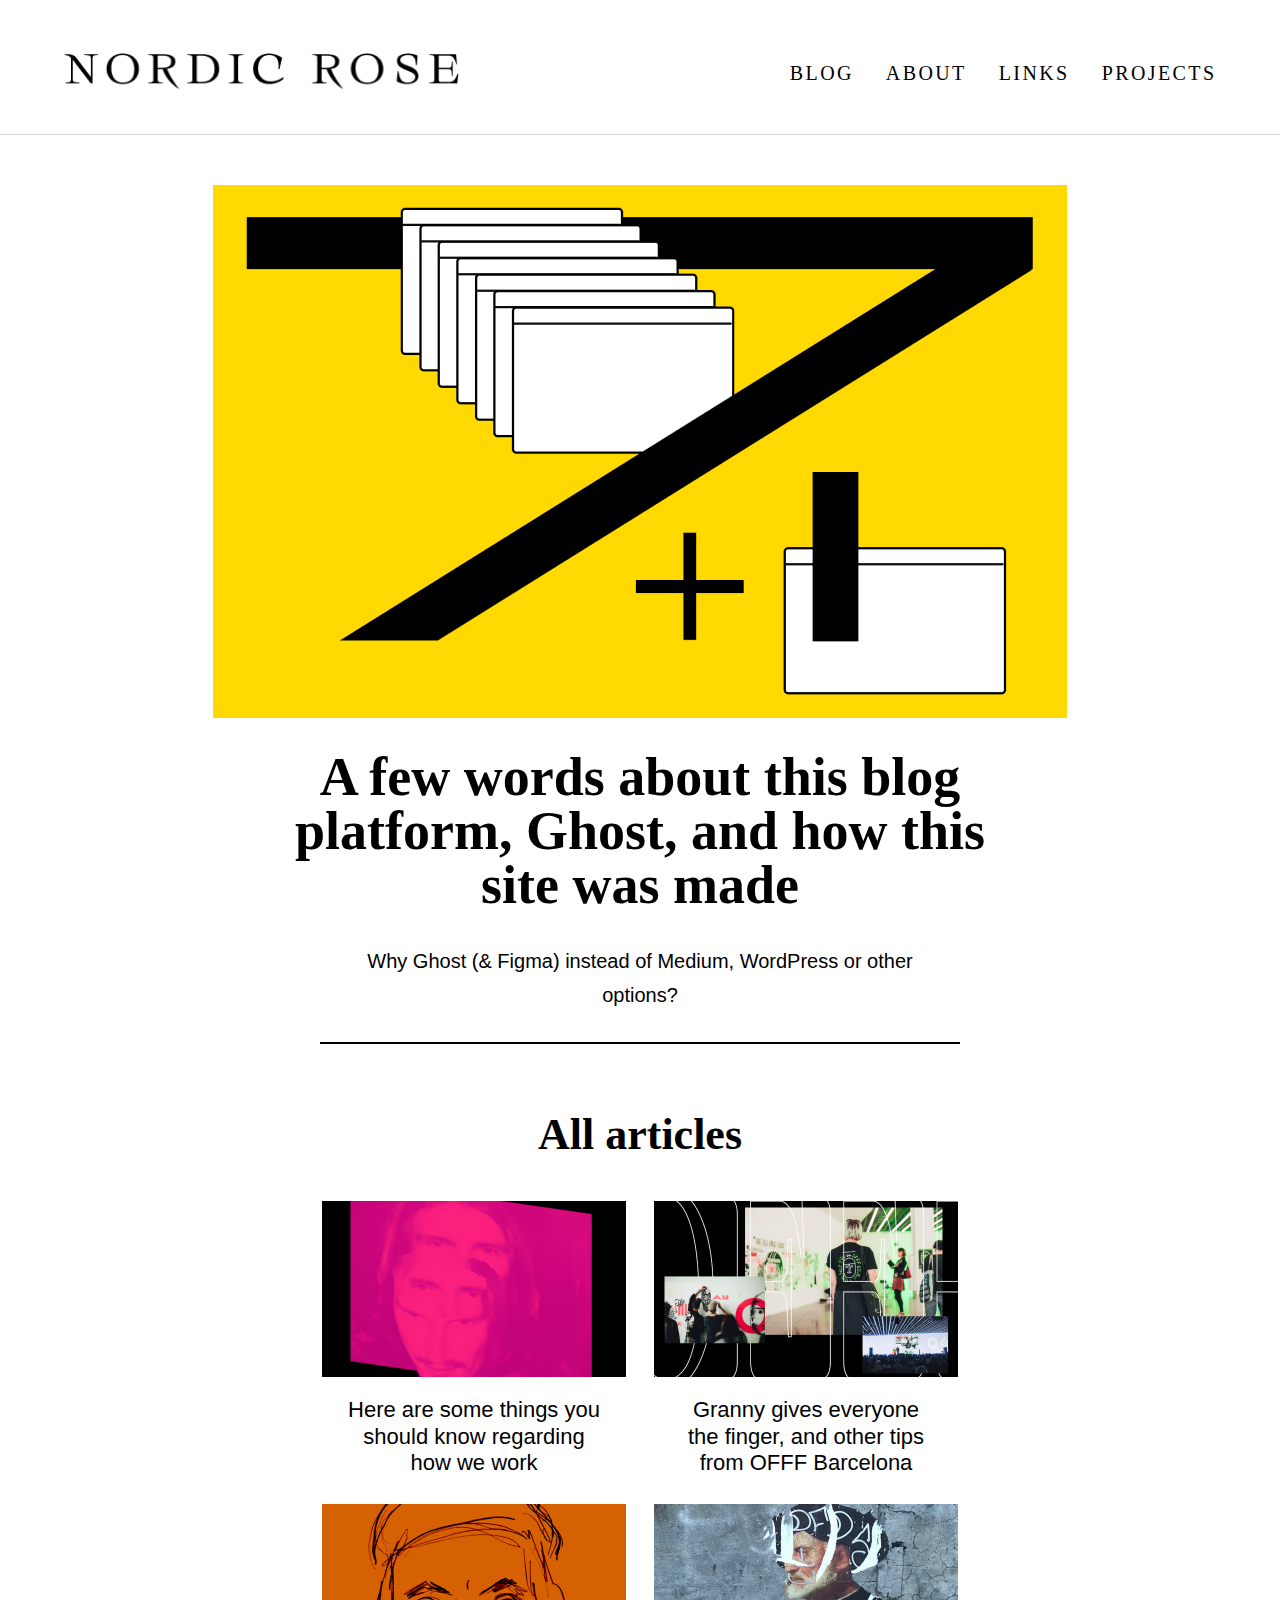
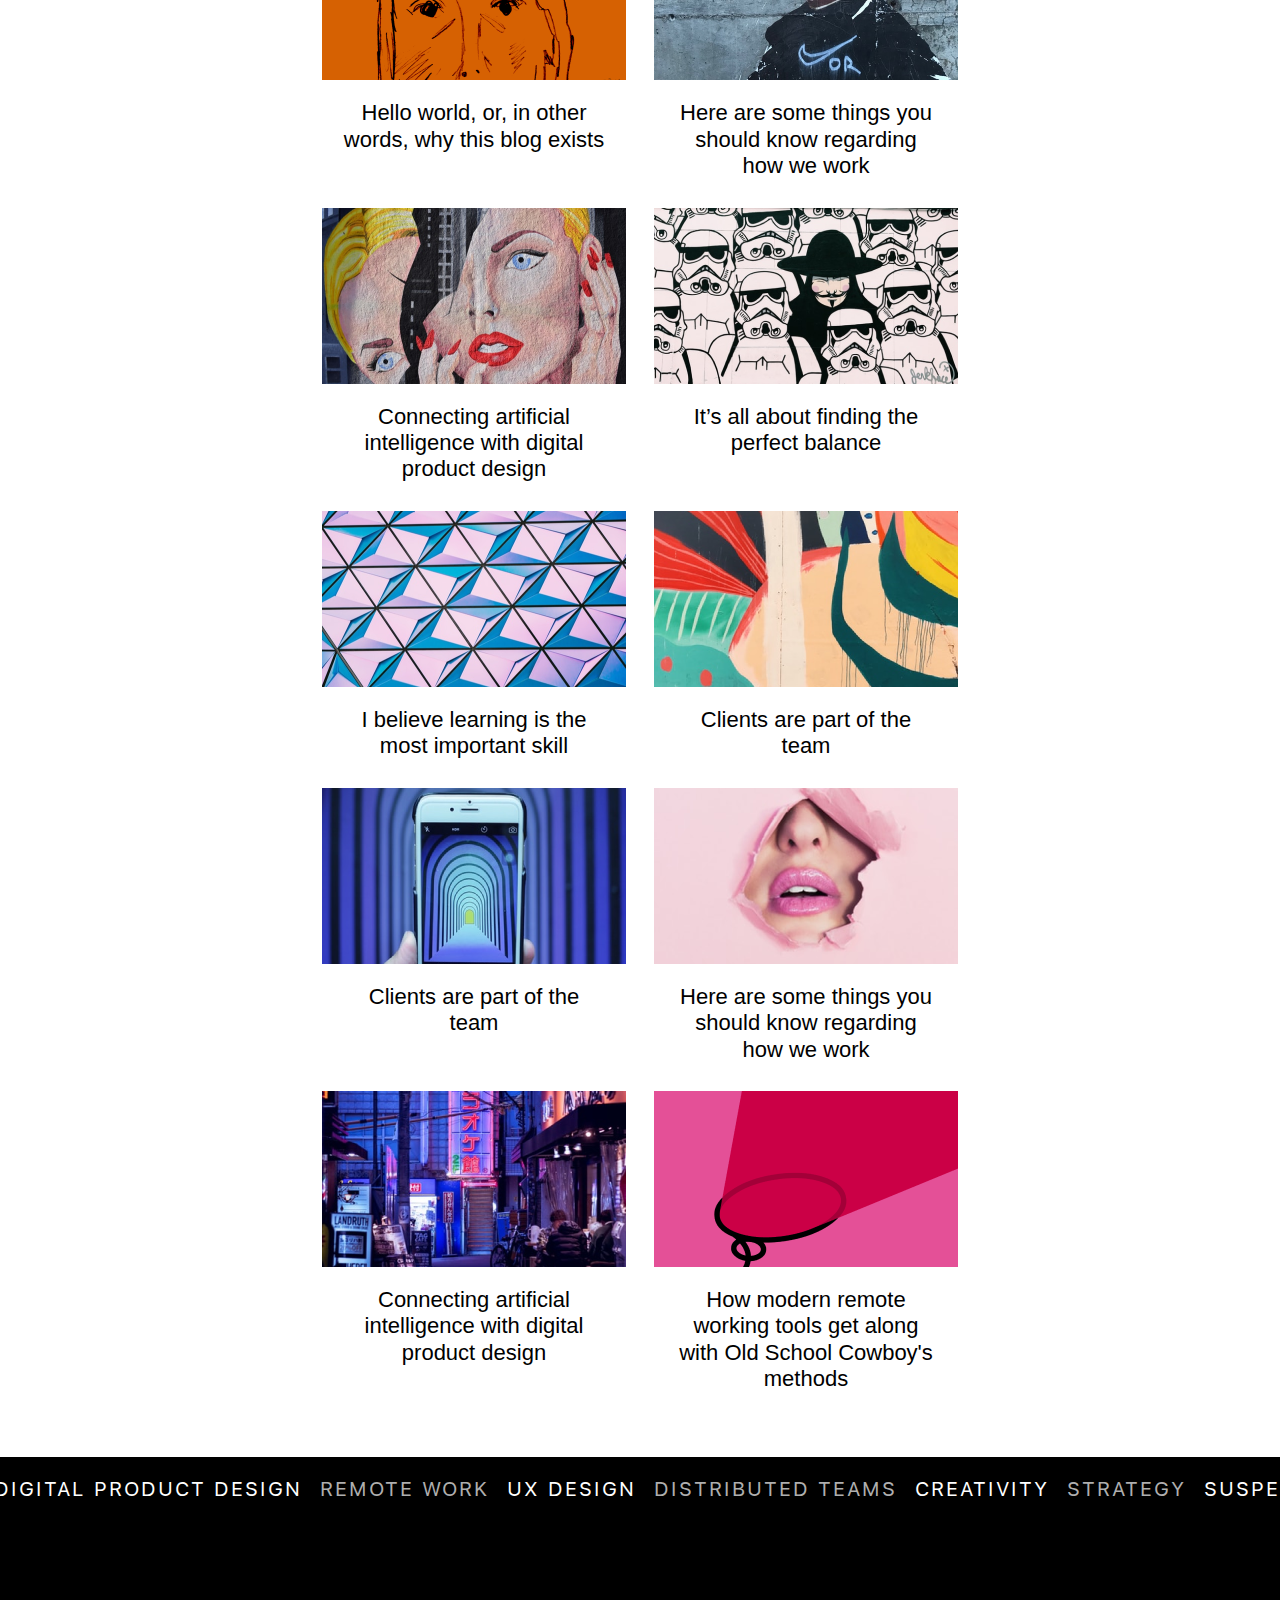
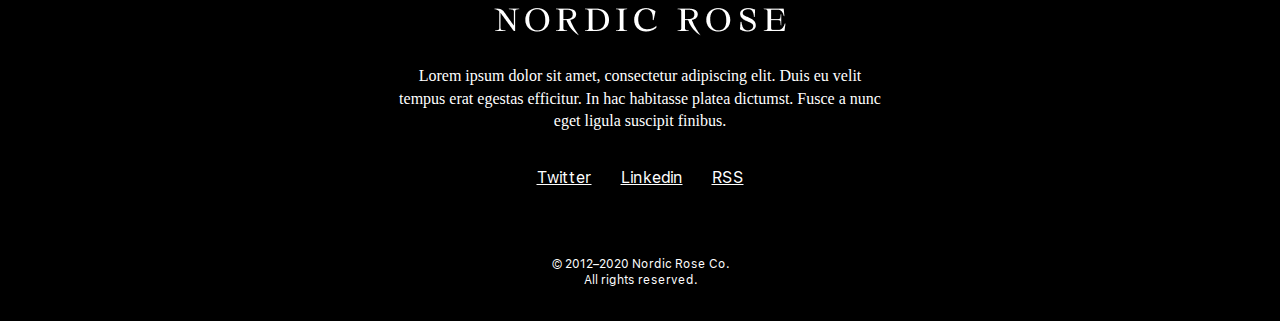
<file: disk/index.html>
<!DOCTYPE html>
<html lang="en">
  <head>
    <meta charset="UTF-8" />
    <meta http-equiv="X-UA-Compatible" content="IE=edge" />
    <meta name="viewport" content="width=device-width, initial-scale=1.0" />
    <title>NORDIC || ROSE</title>

    <!-- Fonts -->
    <link href="https://fonts.cdnfonts.com/css/new-york" rel="stylesheet" />
    <link href="https://fonts.cdnfonts.com/css/sf-mono" rel="stylesheet" />
    <link
      href="https://fonts.cdnfonts.com/css/sf-pro-display"
      rel="stylesheet"
    />

    <!-- Style Sheet -->
    <link rel="stylesheet" href="./css/main.css" />
  </head>

  <body id="body-home">
    <!-- Header -->
    <header class="header-home">
      <div class="header-container">
        <div class="header-container__logo">
          <a href="./index.html"
            ><img src="./img/nordic-rose-logo.png" alt=""
          /></a>
        </div>
        <nav class="header-container__navbar">
          <ul
            class="navbar-burger-button"
            id="burgerButton"
            onclick="toggleBurgerButton()"
          >
            <li class="line-1"></li>
            <li class="line-2"></li>
            <li class="line-3"></li>
          </ul>
          <ul class="navbar-links" id="navLinks">
            <div class="link-container">
              <li><a href="./article.html" target="_blank">blog</a></li>
            </div>
            <div class="link-container">
              <li><a href="#">about</a></li>
            </div>
            <div class="link-container">
              <li><a href="#">links</a></li>
            </div>
            <div class="link-container">
              <li><a href="#">projects</a></li>
            </div>
          </ul>
        </nav>
      </div>
    </header>

    <!-- Hero -->
    <div class="hero-home">
      <div class="hero-home-container" id="hero-container">
        <img
          class="hero-home-container__image"
          src="./img/hero-image.png"
          alt="hero-image"
        />
        <h1 class="hero-home-container__title">
          A few words about this blog platform, Ghost, and how this site was
          made
        </h1>
        <p class="hero-home-container__introduction">
          Why Ghost (& Figma) instead of Medium, WordPress or other options?
        </p>
      </div>
    </div>

    <main>
      <!-- Articles -->
      <section class="articles-section">
        <h2>All articles</h2>
        <div class="articles-container">
          <div class="article">
            <a href="./article.html" target="_blank">
              <img src="./img/article-image-1.png" />
              <p>
                Here are some things you should know regarding how we work
              </p></a
            >
          </div>
          <div class="article">
            <a href="./article.html" target="_blank">
              <img src="./img/article-image-2.png" />
              <p>
                Granny gives everyone the finger, and other tips from OFFF
                Barcelona
              </p></a
            >
          </div>
          <div class="article">
            <a href="./article.html" target="_blank">
              <img src="./img/article-image-3.png" />
              <p>Hello world, or, in other words, why this blog exists</p></a
            >
          </div>
          <div class="article">
            <a href="./article.html" target="_blank">
              <img src="./img/article-image-4.png" />
              <p>
                Here are some things you should know regarding how we work
              </p></a
            >
          </div>
          <div class="article">
            <a href="./article.html" target="_blank">
              <img src="./img/article-image-5.png" />
              <p>
                Connecting artificial intelligence with digital product design
              </p></a
            >
          </div>
          <div class="article">
            <a href="./article.html" target="_blank">
              <img src="./img/article-image-6.png" />
              <p>It’s all about finding the perfect balance</p></a
            >
          </div>
          <div class="article">
            <a href="./article.html" target="_blank">
              <img src="./img/article-image-7.png" />
              <p>I believe learning is the most important skill</p></a
            >
          </div>
          <div class="article">
            <a href="./article.html" target="_blank">
              <img src="./img/article-image-8.png" />
              <p>Clients are part of the team</p></a
            >
          </div>
          <div class="article">
            <a href="./article.html" target="_blank">
              <img src="./img/article-image-9.png" />
              <p>Clients are part of the team</p></a
            >
          </div>
          <div class="article">
            <a href="./article.html" target="_blank">
              <img src="./img/article-image-10.png" />
              <p>
                Here are some things you should know regarding how we work
              </p></a
            >
          </div>
          <div class="article">
            <a href="./article.html" target="_blank">
              <img src="./img/article-image-11.png" />
              <p>
                Connecting artificial intelligence with digital product design
              </p></a
            >
          </div>
          <div class="article">
            <a href="./article.html" target="_blank">
              <img src="./img/article-image-12.png" />
              <p>
                How modern remote working tools get along with Old School
                Cowboy's methods
              </p></a
            >
          </div>
        </div>
      </section>
    </main>

    <!-- Footer -->
    <footer class="footer-home">
      <ul class="footer-home__abilities">
        <li>digital product design</li>
        <li>remote work</li>
        <li>ux design</li>
        <li>distributed teams</li>
        <li>creativity</li>
        <li>strategy</li>
        <li>suspense</li>
        <li>growth</li>
      </ul>
      <div class="footer-home__contact">
        <a href="./index.html" class="footer-logo"
          ><img src="./img/nordic-rose-dark-logo.png"
        /></a>
        <p class="footer-intro">
          Lorem ipsum dolor sit amet, consectetur adipiscing elit. Duis eu velit
          tempus erat egestas efficitur. In hac habitasse platea dictumst. Fusce
          a nunc eget ligula suscipit finibus.
        </p>
        <ul class="footer-social-network">
          <li><a href="https://twitter.com" target="_blank">Twitter</a></li>
          <li>
            <a href="https://www.linkedin.com" target="_blank">Linkedin</a>
          </li>
          <li><a href="https://rss.com" target="_blank">RSS</a></li>
        </ul>
        <p class="footer-copyright">
          © 2012–2020 Nordic Rose Co. All rights reserved.
        </p>
      </div>
    </footer>

    <!-- Javascript -->
    <script src="./js/LogicScript.js"></script>
  </body>
</html>
</file>
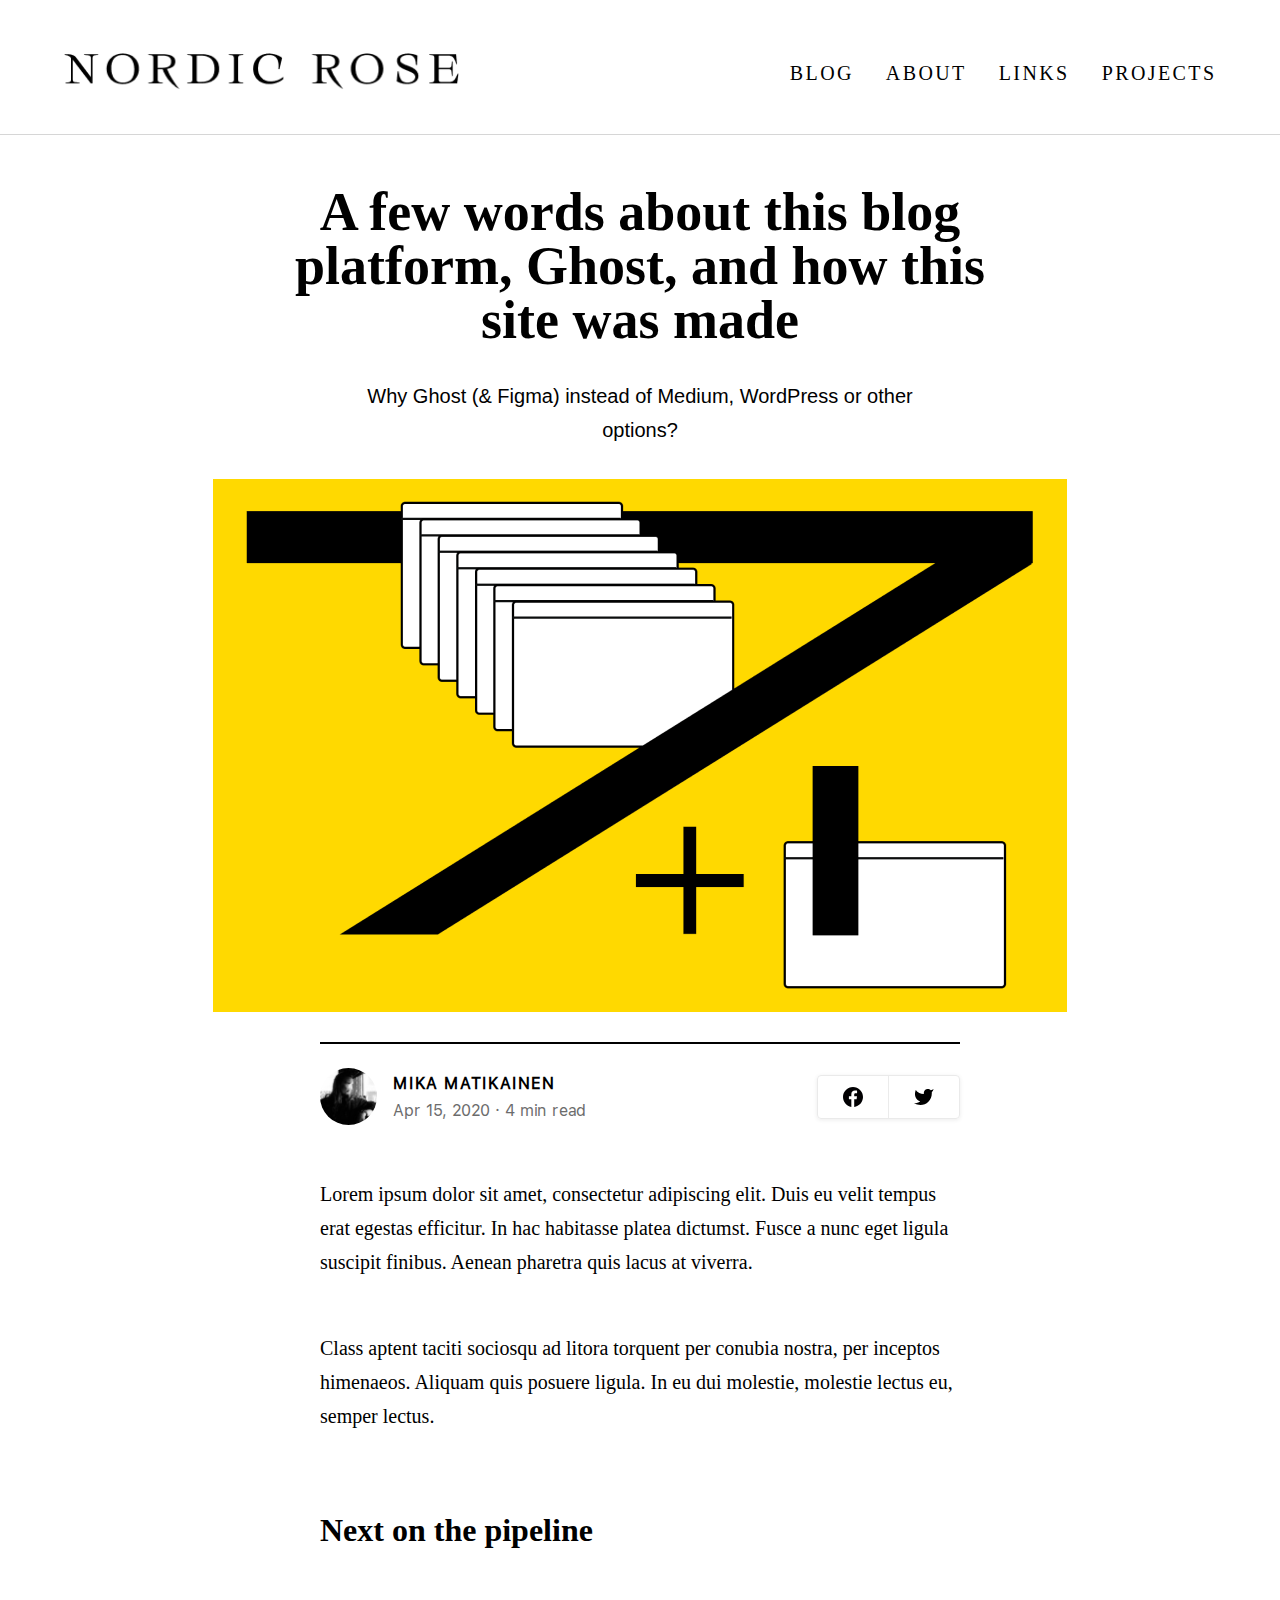
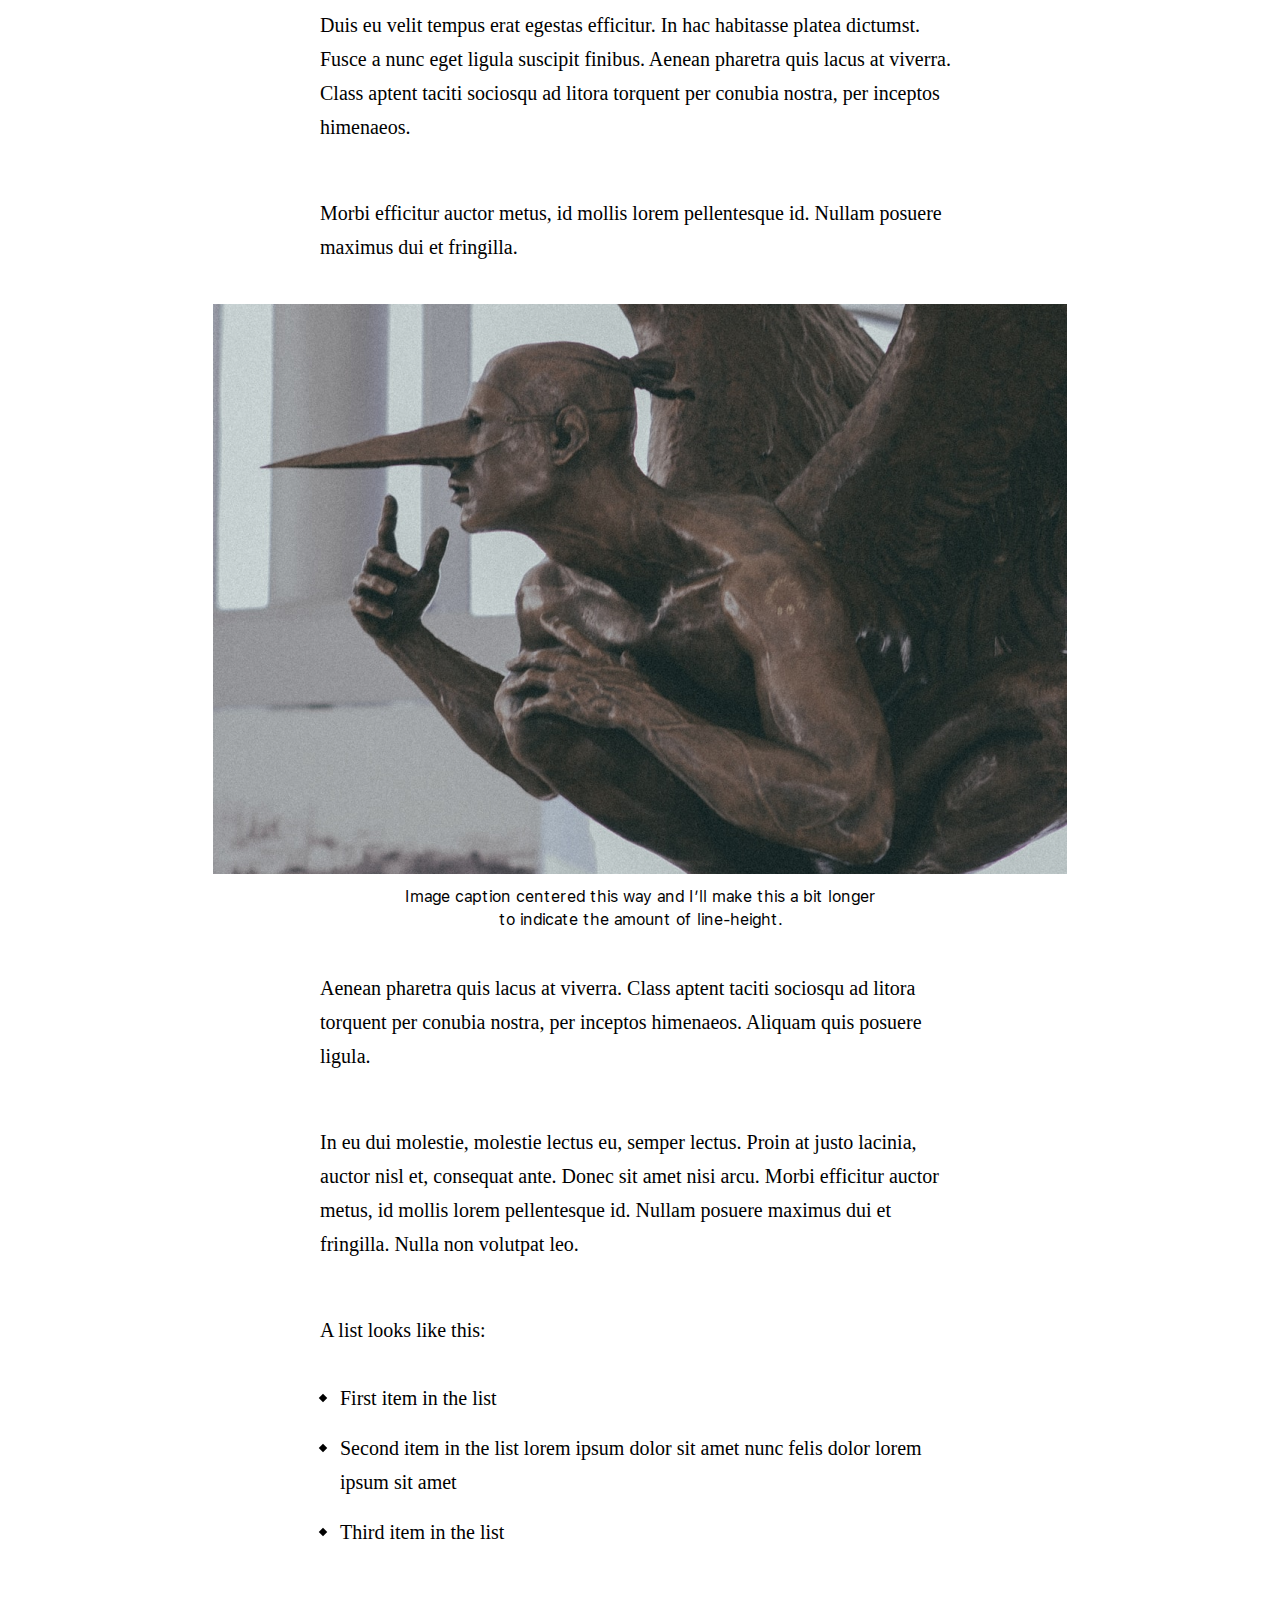
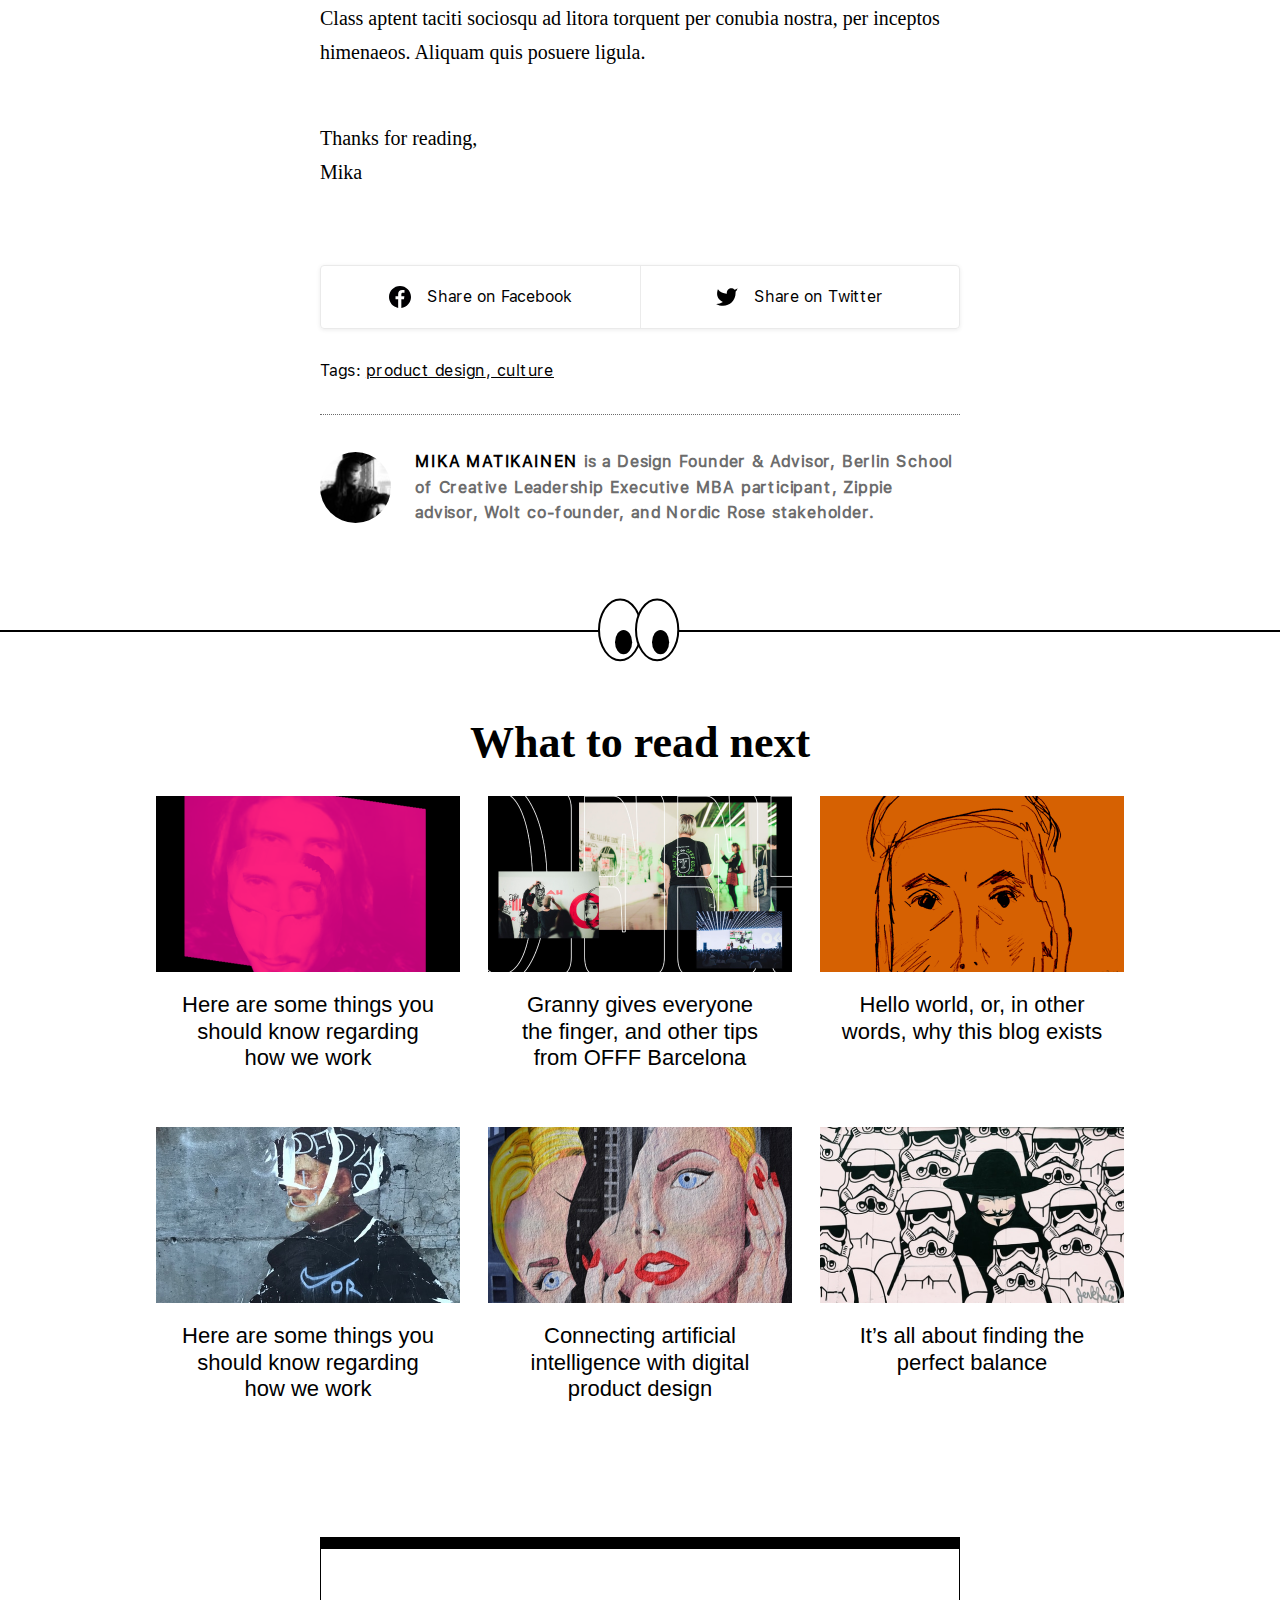
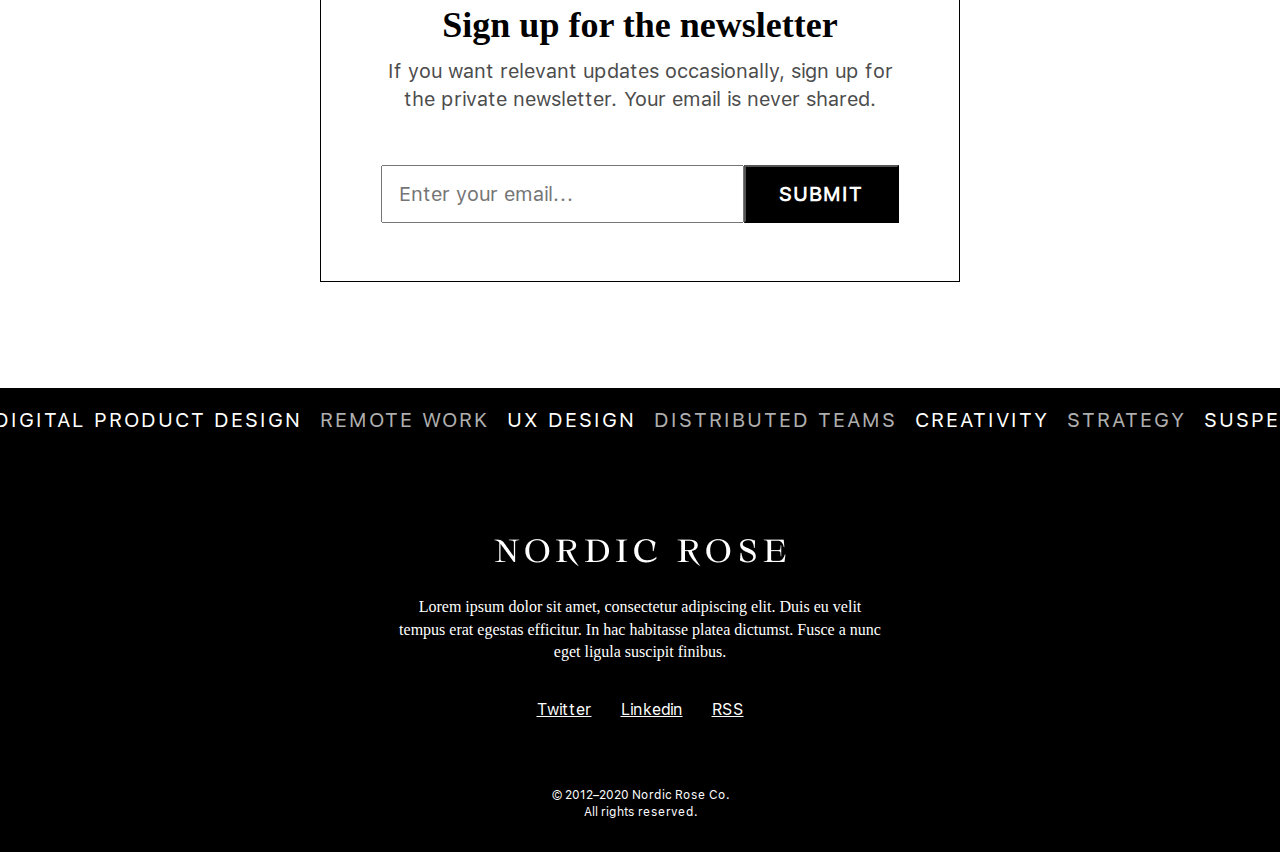
<file: disk/article.html>
<!DOCTYPE html>
<html lang="en">
  <head>
    <meta charset="UTF-8" />
    <meta http-equiv="X-UA-Compatible" content="IE=edge" />
    <meta name="viewport" content="width=device-width, initial-scale=1.0" />
    <title>NORDIC || ROSE</title>
    <!-- Fonts -->
    <link href="https://fonts.cdnfonts.com/css/new-york" rel="stylesheet" />
    <link href="https://fonts.cdnfonts.com/css/sf-mono" rel="stylesheet" />
    <link
      href="https://fonts.cdnfonts.com/css/sf-pro-display"
      rel="stylesheet"
    />

    <!-- Style Sheet -->
    <link rel="stylesheet" href="./css/main.css" />
  </head>
  <body id="body-home">
    <!-- Header -->
    <header class="header-home">
      <div class="header-container">
        <div class="header-container__logo">
          <a href="./index.html"
            ><img src="./img/nordic-rose-logo.png" alt=""
          /></a>
        </div>
        <nav class="header-container__navbar">
          <ul
            class="navbar-burger-button"
            id="burgerButton"
            onclick="toggleBurgerButton()"
          >
            <li class="line-1"></li>
            <li class="line-2"></li>
            <li class="line-3"></li>
          </ul>
          <ul class="navbar-links" id="navLinks">
            <div class="link-container">
              <li><a href="./article.html">blog</a></li>
            </div>
            <div class="link-container">
              <li><a href="#">about</a></li>
            </div>
            <div class="link-container">
              <li><a href="#">links</a></li>
            </div>
            <div class="link-container">
              <li><a href="#">projects</a></li>
            </div>
          </ul>
        </nav>
      </div>
    </header>

    <!-- Hero -->
    <div class="hero-home">
      <div
        class="hero-home-container hero-article-container"
        id="hero-container"
      >
        <img
          class="hero-home-container__image"
          src="./img/hero-image.png"
          alt="hero-image"
        />
        <h1 class="hero-home-container__title">
          A few words about this blog platform, Ghost, and how this site was
          made
        </h1>
        <p class="hero-home-container__introduction">
          Why Ghost (& Figma) instead of Medium, WordPress or other options?
        </p>
      </div>
    </div>

    <main>
      <!-- Section 1. Main Articles -->
      <section class="main-article">
        <!-- 1. author info and date posted -->
        <div class="main-article__author">
          <!-- author name and date posted -->
          <div class="author-date-posted">
            <a href="https://www.facebook.com/zuck" target="_blank">
              <img
                src="./img/article-page/author-image.svg"
                class="author-image"
              />
            </a>
            <div class="name-date-posted">
              <a href="https://www.facebook.com/zuck" target="_blank">
                <h3>mika matikainen</h3>
              </a>
              <p>Apr 15, 2020 · 4 min read</p>
            </div>
          </div>

          <!-- author's socisl network -->
          <div class="social-network">
            <a href="https://www.facebook.com/" target="_blank"
              ><img src="./img/article-page/facebook-icon.svg"
            /></a>
            <a href="https://twitter.com/" target="_blank"
              ><img src="../disk/img/article-page/twitter-icon.svg"
            /></a>
            <a href="https://www.whatsapp.com/" target="_blank"
              ><img src="../disk/img/article-page/whatapp-icon.svg"
            /></a>
          </div>
        </div>

        <!-- 2. article content -->
        <div class="main-article__content">
          <div class="first-part-article text-content-container">
            <p>
              Lorem ipsum dolor sit amet, consectetur adipiscing elit. Duis eu
              velit tempus erat egestas efficitur. In hac habitasse platea
              dictumst. Fusce a nunc eget ligula suscipit finibus. Aenean
              pharetra quis lacus at viverra.
            </p>
            <p>
              Class aptent taciti sociosqu ad litora torquent per conubia
              nostra, per inceptos himenaeos. Aliquam quis posuere ligula. In eu
              dui molestie, molestie lectus eu, semper lectus.
            </p>
            <h3>Next on the pipeline</h3>
            <p>
              Duis eu velit tempus erat egestas efficitur. In hac habitasse
              platea dictumst. Fusce a nunc eget ligula suscipit finibus. Aenean
              pharetra quis lacus at viverra. Class aptent taciti sociosqu ad
              litora torquent per conubia nostra, per inceptos himenaeos.
            </p>
            <p>
              Morbi efficitur auctor metus, id mollis lorem pellentesque id.
              Nullam posuere maximus dui et fringilla.
            </p>
          </div>

          <div class="article-image-container">
            <img
              src="./img/article-page/article-image.png"
              class="article-image-container__image"
            />
            <p class="article-image-container__image-info">
              Image caption centered this way and I’ll make this a bit longer to
              indicate the amount of line-height.
            </p>
          </div>

          <div class="second-part-article text-content-container">
            <p>
              Aenean pharetra quis lacus at viverra. Class aptent taciti
              sociosqu ad litora torquent per conubia nostra, per inceptos
              himenaeos. Aliquam quis posuere ligula.
            </p>
            <p>
              In eu dui molestie, molestie lectus eu, semper lectus. Proin at
              justo lacinia, auctor nisl et, consequat ante. Donec sit amet nisi
              arcu. Morbi efficitur auctor metus, id mollis lorem pellentesque
              id. Nullam posuere maximus dui et fringilla. Nulla non volutpat
              leo.
            </p>
            
            <ul>
              <p>A list looks like this:</p>
              <li>
                <div class="list-item-container">First item in the list</div>
              </li>
              <li>
                <div class="list-item-container second-list-item">
                  Second item in the list lorem ipsum dolor sit amet nunc felis
                  dolor lorem ipsum sit amet
                </div>
              </li>
              <li>
                <div class="list-item-container">Third item in the list</div>
              </li>
            </ul>
            <p>
              Class aptent taciti sociosqu ad litora torquent per conubia
              nostra, per inceptos himenaeos. Aliquam quis posuere ligula.
            </p>
            <p>
              Thanks for reading,<br />
              Mika
            </p>
          </div>

          <!-- Social Media Sharing-->
          <div class="social-media-sharing">
            <p>Share:</p>
            <div class="networks-sharing-links">
              <a href="https://www.facebook.com/" target="_blank"
                ><img src="./img/article-page/facebook-icon.svg" /><span>
                  Share on Facebook
                </span></a
              >
              <a href="https://twitter.com/" target="_blank"
                ><img src="../disk/img/article-page/twitter-icon.svg"
              /><span>
                Share on Twitter</a>
              <a href="https://www.whatsapp.com/" target="_blank"
                ><img src="../disk/img/article-page/whatapp-icon.svg"
              /></a>
            </div>
          </div>

           <!-- Tags -->
           <div class="tags">
            <p><span>Tags: </span><a href="#">product design</a>,<a href="#"> culture</a></p>
           </div>

        </div>

         <!-- 3. author's background -->
         <div class="main-article__author-background">
          <div class="image-container">
            <a href="https://www.facebook.com/zuck" target="_blank">
              <img
                src="./img/article-page/author-image.svg"
                class="author-image"
              />
            </a>
          </div>
          <div class="name-background">
            <p><span>Mika Matikainen</span> is a Design Founder & Advisor, Berlin School of Creative Leadership Executive MBA participant, Zippie advisor, Wolt co-founder, and Nordic Rose stakeholder.  </p>
          </div>
         </div>
      </section>

      <!-- Section 2. More Articles -->
      <!-- eyes icons -->
      <section class="more-articles">
        <div class="eyes-container">
          <div class="left-eye eyes">
            <div class="white-part">
              <img src="./img/article-page/ellipse-outside.svg">
              <div class="black-part"><img src="./img/article-page/ellipse-inside.svg"></div>
            </div>
          </div>
          <div class="right-eye eyes">
            <div class="white-part">
              <img src="./img/article-page/ellipse-outside.svg">
              <div class="black-part"><img src="./img/article-page/ellipse-inside.svg"></div>
            </div>
          </div>
        </div>

        <!-- title -->
        <h2>What to read next</h2>

        <!-- articles -->
        <div class="articles-container">
          <div class="article">
            <a href="./article.html" target="_blank">
              <img src="./img/article-image-1.png" />
              <p>
                Here are some things you should know regarding how we work
              </p></a
            >
          </div>
          <div class="article">
            <a href="./article.html" target="_blank">
              <img src="./img/article-image-2.png" />
              <p>
                Granny gives everyone the finger, and other tips from OFFF
                Barcelona
              </p></a
            >
          </div>
          <div class="article">
            <a href="./article.html" target="_blank">
              <img src="./img/article-image-3.png" />
              <p>Hello world, or, in other words, why this blog exists</p></a
            >
          </div>
          <div class="article">
            <a href="./article.html" target="_blank">
              <img src="./img/article-image-4.png" />
              <p>
                Here are some things you should know regarding how we work
              </p></a
            >
          </div>
          <div class="article">
            <a href="./article.html" target="_blank">
              <img src="./img/article-image-5.png" />
              <p>
                Connecting artificial intelligence with digital product design
              </p></a
            >
          </div>
          <div class="article">
            <a href="./article.html" target="_blank">
              <img src="./img/article-image-6.png" />
              <p>It’s all about finding the perfect balance</p></a
            >
          </div>
        </div>
      </section>

      <!-- Section 3. Form -->
      <section class="sign-up-form">
        <h2>Sign up for the newsletter</h2>
        <p>If you want relevant updates occasionally, sign up for the private newsletter. Your email is never shared. </p>
        <form>
          <!-- <label for="emailadd">First name:</label> -->
          <input type="email" id="emailadd" name="emailadd" required placeholder="Enter your email...">
          <input type="submit" value="Submit">
        </form>
      </section>
        
    </main>

    <!-- Footer -->
    <footer class="footer-home">
      <ul class="footer-home__abilities">
        <li>digital product design</li>
        <li>remote work</li>
        <li>ux design</li>
        <li>distributed teams</li>
        <li>creativity</li>
        <li>strategy</li>
        <li>suspense</li>
        <li>growth</li>
      </ul>
      <div class="footer-home__contact">
        <a href="./index.html" class="footer-logo"
          ><img src="./img/nordic-rose-dark-logo.png"
        /></a>
        <p class="footer-intro">
          Lorem ipsum dolor sit amet, consectetur adipiscing elit. Duis eu velit
          tempus erat egestas efficitur. In hac habitasse platea dictumst. Fusce
          a nunc eget ligula suscipit finibus.
        </p>
        <ul class="footer-social-network">
          <li><a href="https://twitter.com" target="_blank">Twitter</a></li>
          <li>
            <a href="https://www.linkedin.com" target="_blank">Linkedin</a>
          </li>
          <li><a href="https://rss.com" target="_blank">RSS</a></li>
        </ul>
        <p class="footer-copyright">
          © 2012–2020 Nordic Rose Co. All rights reserved.
        </p>
      </div>
    </footer>

    <!-- Javascript -->
    <script src="./js/LogicScript.js"></script>
  </body>
</html>
</file>
<file: disk/css/main.css>
main {
  /* Section 1: Main Articles*/
  /* Section 2: More Articles */
  /* Section 3: Sign Up Form*/
}
main .main-article {
  padding: 24px 0 104.18px 0;
  /* Author and Artitle's posted date */
  /* Article Content*/
  /* Author Background */
}
main .main-article__author {
  display: -webkit-box;
  display: -ms-flexbox;
  display: flex;
  -webkit-box-pack: justify;
      -ms-flex-pack: justify;
          justify-content: space-between;
  -webkit-box-align: center;
      -ms-flex-align: center;
          align-items: center;
  max-width: 640px;
  margin: 0 auto 52px auto;
}
main .main-article__author .author-date-posted {
  display: -webkit-box;
  display: -ms-flexbox;
  display: flex;
  gap: 16px;
}
main .main-article__author .author-date-posted > a {
  border-radius: 50%;
  width: 57px;
  aspect-ratio: 1/1;
  overflow: hidden;
}
main .main-article__author .author-date-posted > a:hover {
  -webkit-box-shadow: 0px 1px 8px rgb(246, 217, 2);
          box-shadow: 0px 1px 8px rgb(246, 217, 2);
}
main .main-article__author .author-date-posted > a img {
  height: 100%;
  -o-object-fit: cover;
     object-fit: cover;
}
main .main-article__author .author-date-posted .name-date-posted {
  display: -webkit-box;
  display: -ms-flexbox;
  display: flex;
  -webkit-box-orient: vertical;
  -webkit-box-direction: normal;
      -ms-flex-direction: column;
          flex-direction: column;
  -webkit-box-pack: center;
      -ms-flex-pack: center;
          justify-content: center;
  gap: 8px;
}
main .main-article__author .author-date-posted .name-date-posted a h3 {
  text-transform: uppercase;
  font-family: "SF Pro Text";
  font-size: 16px;
  line-height: 19px;
  letter-spacing: 0.05em;
}
main .main-article__author .author-date-posted .name-date-posted a h3:hover {
  text-decoration: underline;
  -webkit-text-decoration-color: rgb(246, 217, 2);
          text-decoration-color: rgb(246, 217, 2);
}
main .main-article__author .author-date-posted .name-date-posted p {
  font-family: "SF Pro Text";
  font-style: normal;
  font-size: 16px;
  line-height: 19px;
  color: #6c6c6c;
}
main .main-article__author .social-network {
  border: 1px solid red;
  display: -webkit-box;
  display: -ms-flexbox;
  display: flex;
  -webkit-box-pack: justify;
      -ms-flex-pack: justify;
          justify-content: space-between;
  -webkit-box-align: center;
      -ms-flex-align: center;
          align-items: center;
  height: 44px;
  border: 1px solid #eaeaea;
  -webkit-box-shadow: 0px 1px 4px rgba(0, 0, 0, 0.08);
          box-shadow: 0px 1px 4px rgba(0, 0, 0, 0.08);
  border-radius: 4px;
  overflow: hidden;
}
main .main-article__author .social-network a {
  padding: 12.04px 25px;
  height: 100%;
}
main .main-article__author .social-network a:first-child {
  border-right: 1px solid rgba(0, 0, 0, 0.08);
}
main .main-article__author .social-network a:last-child {
  border-left: 1px solid rgba(0, 0, 0, 0.08);
  display: none;
}
main .main-article__author .social-network a:hover {
  background-color: rgb(246, 217, 2);
  -webkit-transition: all 250ms ease;
  transition: all 250ms ease;
}
main .main-article__author .social-network a img {
  width: 20px;
  height: 20px;
  position: relative;
  top: -1px;
}
main .main-article__content {
  display: -webkit-box;
  display: -ms-flexbox;
  display: flex;
  -webkit-box-orient: vertical;
  -webkit-box-direction: normal;
      -ms-flex-direction: column;
          flex-direction: column;
  -webkit-box-align: center;
      -ms-flex-align: center;
          align-items: center;
  /* Article Image */
  /* Social Media Sharing */
  /* Tags */
}
main .main-article__content .text-content-container {
  max-width: 640px;
  display: -webkit-box;
  display: -ms-flexbox;
  display: flex;
  -webkit-box-orient: vertical;
  -webkit-box-direction: normal;
      -ms-flex-direction: column;
          flex-direction: column;
  gap: 52px;
}
main .main-article__content .text-content-container p {
  font-family: "New York Medium";
  font-style: normal;
  font-weight: 400;
  font-size: 20px;
  line-height: 170%;
}
main .main-article__content .text-content-container h3 {
  font-family: "SF Pro Display";
  font-style: normal;
  font-size: 32px;
  line-height: 160%;
  margin-top: 20px;
}
main .main-article__content .article-image-container {
  display: -webkit-box;
  display: -ms-flexbox;
  display: flex;
  -webkit-box-orient: vertical;
  -webkit-box-direction: normal;
      -ms-flex-direction: column;
          flex-direction: column;
  -webkit-box-align: center;
      -ms-flex-align: center;
          align-items: center;
  gap: 12px;
  max-width: 854px;
  margin: 40px 0;
}
main .main-article__content .article-image-container__image {
  width: 100%;
}
main .main-article__content .article-image-container__image-info {
  font-family: "SF Pro Text";
  font-weight: 500;
  font-size: 16px;
  line-height: 140%;
  max-width: 482px;
  text-align: center;
}
main .main-article__content ul {
  list-style-type: disc;
  display: -webkit-box;
  display: -ms-flexbox;
  display: flex;
  -webkit-box-orient: vertical;
  -webkit-box-direction: normal;
      -ms-flex-direction: column;
          flex-direction: column;
  gap: 16px;
}
main .main-article__content ul p {
  padding-bottom: 18px;
}
main .main-article__content ul li .list-item-container {
  position: relative;
  padding-left: 20px;
  font-family: "New York Medium";
  font-weight: 400;
  font-size: 20px;
  line-height: 170%;
  display: -webkit-box;
  display: -ms-flexbox;
  display: flex;
  -webkit-box-align: center;
      -ms-flex-align: center;
          align-items: center;
}
main .main-article__content ul li .list-item-container::before {
  content: "";
  width: 6px;
  height: 6px;
  background-color: #000000;
  rotate: 45deg;
  position: absolute;
  margin: auto 0;
  left: 0;
}
main .main-article__content ul li .second-list-item::before {
  top: 14px;
}
main .main-article__content .social-media-sharing {
  min-width: 640px;
  margin: 76px 0 32px 0;
  display: -webkit-box;
  display: -ms-flexbox;
  display: flex;
  -webkit-box-orient: vertical;
  -webkit-box-direction: normal;
      -ms-flex-direction: column;
          flex-direction: column;
  gap: 10px;
}
main .main-article__content .social-media-sharing p {
  font-family: "SF Pro Text";
  font-weight: 500;
  font-size: 14px;
  line-height: 17px;
  letter-spacing: 0.03em;
  display: none;
}
main .main-article__content .social-media-sharing .networks-sharing-links {
  width: 100%;
  display: -webkit-box;
  display: -ms-flexbox;
  display: flex;
  -webkit-box-pack: space-evenly;
      -ms-flex-pack: space-evenly;
          justify-content: space-evenly;
  -webkit-box-align: center;
      -ms-flex-align: center;
          align-items: center;
  height: 64px;
  border: 1px solid #eaeaea;
  -webkit-box-shadow: 0px 1px 4px rgba(0, 0, 0, 0.08);
          box-shadow: 0px 1px 4px rgba(0, 0, 0, 0.08);
  border-radius: 4px;
  overflow: hidden;
}
main .main-article__content .social-media-sharing .networks-sharing-links a {
  padding: 12.04px 25px;
  height: 100%;
  display: -webkit-box;
  display: -ms-flexbox;
  display: flex;
  -webkit-box-pack: center;
      -ms-flex-pack: center;
          justify-content: center;
  -webkit-box-align: center;
      -ms-flex-align: center;
          align-items: center;
  gap: 16px;
  /* these 2 lines below make the flex box elements with different size content has the exact same width */
  width: 0;
  -webkit-box-flex: 1;
      -ms-flex-positive: 1;
          flex-grow: 1;
}
main .main-article__content .social-media-sharing .networks-sharing-links a:first-child {
  border-right: 1px solid rgba(0, 0, 0, 0.08);
}
main .main-article__content .social-media-sharing .networks-sharing-links a:last-child {
  border-left: 1px solid rgba(0, 0, 0, 0.08);
  display: none;
}
main .main-article__content .social-media-sharing .networks-sharing-links a:hover {
  background-color: rgb(246, 217, 2);
  -webkit-transition: all 250ms ease;
  transition: all 250ms ease;
}
main .main-article__content .social-media-sharing .networks-sharing-links a img {
  width: 22px;
  height: 22px;
}
main .main-article__content .social-media-sharing .networks-sharing-links a span {
  font-family: "SF Pro Text";
  font-weight: 500;
  font-size: 16px;
  line-height: 160%;
}
main .main-article__content .tags {
  border-bottom: 1px dotted #6c6c6c;
  min-width: 640px;
}
main .main-article__content .tags p {
  font-family: "SF Pro Text";
  font-weight: 500;
  font-size: 16px;
  line-height: 19px;
  letter-spacing: 0.03em;
  margin-bottom: 34px;
}
main .main-article__content .tags p a {
  text-decoration: underline;
}
main .main-article__content .tags p a:hover {
  -webkit-text-decoration-color: rgb(246, 217, 2);
          text-decoration-color: rgb(246, 217, 2);
}
main .main-article__author-background {
  max-width: 640px;
  display: -webkit-box;
  display: -ms-flexbox;
  display: flex;
  -webkit-box-align: center;
      -ms-flex-align: center;
          align-items: center;
  gap: 24px;
  margin: 34px auto 0 auto;
}
main .main-article__author-background .image-container {
  border-radius: 50%;
  overflow: hidden;
  min-width: 71.25px;
  aspect-ratio: 1/1;
}
main .main-article__author-background .image-container a:hover {
  -webkit-box-shadow: 0px 1px 8px rgb(246, 217, 2);
          box-shadow: 0px 1px 8px rgb(246, 217, 2);
}
main .main-article__author-background .image-container a img {
  height: 100%;
  -o-object-fit: cover;
     object-fit: cover;
}
main .main-article__author-background .image-container:hover {
  -webkit-box-shadow: 0px 1px 8px rgb(246, 217, 2);
          box-shadow: 0px 1px 8px rgb(246, 217, 2);
}
main .main-article__author-background p {
  font-family: "SF Pro Text";
  font-size: 16px;
  line-height: 160%;
  letter-spacing: 0.05em;
  font-weight: 700;
  color: #6c6c6c;
}
main .main-article__author-background p span {
  text-transform: uppercase;
  color: #000000;
}
main .more-articles {
  border-top: 2px solid #000000;
  position: relative;
  display: -webkit-box;
  display: -ms-flexbox;
  display: flex;
  -webkit-box-orient: vertical;
  -webkit-box-direction: normal;
      -ms-flex-direction: column;
          flex-direction: column;
  -webkit-box-align: center;
      -ms-flex-align: center;
          align-items: center;
  /* eyes separator */
  /* articles container */
}
main .more-articles .eyes-container {
  position: absolute;
  display: -webkit-box;
  display: -ms-flexbox;
  display: flex;
  width: 84px;
  top: -34px;
}
main .more-articles .eyes-container .eyes .white-part {
  position: relative;
}
main .more-articles .eyes-container .eyes .white-part .black-part {
  position: absolute;
  bottom: 7px;
  right: 10.14px;
}
main .more-articles .eyes-container .right-eye {
  position: relative;
  right: 8px;
}
main .more-articles .eyes-container::after {
  content: "";
  background-image: url("../img/article-page/smile-icon.png");
  background-size: cover;
  position: absolute;
  top: calc(100% - 5px);
  width: 100%;
  height: 100%;
  z-index: 100;
  opacity: 0;
}
main .more-articles .eyes-container:hover::after {
  -webkit-transition: all 250ms linear;
  transition: all 250ms linear;
  opacity: 1;
}
main .more-articles h2 {
  text-align: center;
  margin: 84px auto 27px auto;
}
main .more-articles .articles-container {
  width: -webkit-fit-content;
  width: -moz-fit-content;
  width: fit-content;
  margin: 0 auto;
  display: -ms-grid;
  display: grid;
  -ms-grid-columns: 1fr 28px 1fr 28px 1fr;
  grid-template-columns: repeat(3, 1fr);
  gap: 28px;
  padding: 0 20px;
}
main .more-articles .articles-container .article {
  display: -webkit-box;
  display: -ms-flexbox;
  display: flex;
  -webkit-box-orient: vertical;
  -webkit-box-direction: normal;
      -ms-flex-direction: column;
          flex-direction: column;
  -webkit-box-align: center;
      -ms-flex-align: center;
          align-items: center;
  gap: 20px;
  margin-bottom: 28px;
  position: relative;
}
main .more-articles .articles-container .article a {
  display: -webkit-box;
  display: -ms-flexbox;
  display: flex;
  -webkit-box-orient: vertical;
  -webkit-box-direction: normal;
      -ms-flex-direction: column;
          flex-direction: column;
  -webkit-box-align: center;
      -ms-flex-align: center;
          align-items: center;
  gap: 20px;
}
main .more-articles .articles-container .article a p {
  font-family: "SF Pro Display", sans-serif;
  font-weight: 500;
  font-size: 22px;
  line-height: 120%;
  text-align: center;
  max-width: 262px;
}
main .more-articles .articles-container .article::after {
  content: "";
  height: 4px;
  background-color: rgb(246, 217, 2);
  top: 0;
  left: 0;
  width: 0%;
  position: absolute;
}
main .more-articles .articles-container .article:hover a p {
  text-decoration: underline;
  -webkit-text-decoration-color: rgb(246, 217, 2);
          text-decoration-color: rgb(246, 217, 2);
}
main .more-articles .articles-container .article:hover::after {
  content: "";
  height: 4px;
  background-color: rgb(246, 217, 2);
  top: 0;
  left: 0;
  width: 100%;
  position: absolute;
  -webkit-transition: all 250ms linear;
  transition: all 250ms linear;
}
main .sign-up-form {
  border: 1px solid #000000;
  border-top: 12px solid #000000;
  max-width: 640px;
  margin: 106px auto;
  display: -webkit-box;
  display: -ms-flexbox;
  display: flex;
  -webkit-box-orient: vertical;
  -webkit-box-direction: normal;
      -ms-flex-direction: column;
          flex-direction: column;
  -webkit-box-pack: center;
      -ms-flex-pack: center;
          justify-content: center;
  -webkit-box-align: center;
      -ms-flex-align: center;
          align-items: center;
  gap: 18px;
  padding: 62px 60px;
}
main .sign-up-form h2 {
  font-size: 36px;
  line-height: 78%;
  text-align: center;
}
main .sign-up-form p {
  font-family: "SF Pro Text";
  font-weight: 400;
  font-size: 20px;
  line-height: 140%;
  color: #4c4c4c;
  text-align: center;
  margin: 0 auto;
  margin-bottom: 34px;
}
main .sign-up-form form {
  width: 100%;
  height: 54px;
  margin: 0 auto;
  display: -ms-grid;
  display: grid;
  -ms-grid-columns: 70% 30%;
  grid-template-columns: 70% 30%;
}
main .sign-up-form form input {
  padding: 15px 16px;
  /* email input */
  /* submit button */
}
main .sign-up-form form input:first-child {
  font-family: "SF Pro Text";
  font-weight: 400;
  font-size: 20px;
  line-height: 24px;
}
main .sign-up-form form input:last-child {
  background-color: #000000;
  color: #ffffff;
  text-transform: uppercase;
  font-family: "SF Pro Text";
  font-style: normal;
  font-weight: 700;
  font-size: 20px;
  line-height: 24px;
  text-align: center;
  letter-spacing: 0.05em;
  cursor: pointer;
}
main .sign-up-form form input:last-child:hover {
  background-color: rgb(246, 217, 2);
  color: #000000;
}

/* ------------------------- ++ RESPONSIVE ++ -------------------------- */
@media (max-width: 1036px) {
  main .more-articles .articles-container {
    -ms-grid-columns: (1fr)[2];
    grid-template-columns: repeat(2, 1fr);
  }
}
@media (max-width: 676px) {
  main .more-articles .articles-container {
    -ms-grid-columns: 1fr;
    grid-template-columns: 1fr;
  }
  main .more-articles .articles-container .article:nth-child(n+4) {
    display: none;
  }
}
@media (max-width: 640px) {
  main {
    /* Main Article */
    /* Main Article */
  }
  main .main-article {
    /* Author Information */
    /* Article Content*/
    /* Author's background */
  }
  main .main-article__author {
    padding: 0 20px;
    -webkit-box-orient: vertical;
    -webkit-box-direction: normal;
        -ms-flex-direction: column;
            flex-direction: column;
    -webkit-box-align: start;
        -ms-flex-align: start;
            align-items: flex-start;
    gap: 24px;
  }
  main .main-article__author .author-date-posted .name-date-posted a h3 {
    font-size: 13px;
  }
  main .main-article__author .author-date-posted .name-date-posted p {
    font-size: 13px;
  }
  main .main-article__author .social-network {
    width: 100%;
  }
  main .main-article__author .social-network a {
    -webkit-box-flex: 1;
        -ms-flex-positive: 1;
            flex-grow: 1;
    display: -webkit-box;
    display: -ms-flexbox;
    display: flex;
    -webkit-box-pack: center;
        -ms-flex-pack: center;
            justify-content: center;
  }
  main .main-article__author .social-network a:last-child {
    display: initial;
    display: -webkit-box;
    display: -ms-flexbox;
    display: flex;
    -webkit-box-pack: center;
        -ms-flex-pack: center;
            justify-content: center;
    border-left: 1px solid rgba(0, 0, 0, 0.08);
  }
  main .main-article__content {
    /* Social Media Sharing */
  }
  main .main-article__content .text-content-container {
    padding: 0 20px;
    gap: 42px;
  }
  main .main-article__content .text-content-container p {
    font-size: 16px;
  }
  main .main-article__content .text-content-container ul li .list-item-container {
    font-size: 16px;
  }
  main .main-article__content .text-content-container h3 {
    margin-top: 10px;
    font-size: 26px;
  }
  main .main-article__content .article-image-container__image-info {
    padding: 0 20px;
  }
  main .main-article__content .social-media-sharing {
    min-width: 100% !important;
    padding: 0 20px;
    margin-top: 52px;
  }
  main .main-article__content .social-media-sharing p {
    display: initial;
  }
  main .main-article__content .social-media-sharing a:last-child {
    display: -webkit-box !important;
    display: -ms-flexbox !important;
    display: flex !important;
  }
  main .main-article__content .social-media-sharing a span {
    display: none;
  }
  main .main-article__content .tags {
    min-width: 100% !important;
    padding: 0 20px;
  }
  main .main-article__author-background {
    padding: 0 20px;
    -webkit-box-orient: vertical;
    -webkit-box-direction: normal;
        -ms-flex-direction: column;
            flex-direction: column;
  }
  main .main-article__author-background .image-container {
    background-color: red;
  }
  main .main-article__author-background .image-container a img {
    -o-object-fit: cover;
       object-fit: cover;
    width: 100%;
  }
  main .main-article__author-background .name-background p {
    text-align: center;
    font-size: 14px;
  }
  main .sign-up-form {
    padding: 42px 20px;
    margin: 92px auto 52px auto;
  }
  main .sign-up-form h2 {
    font-size: 29px;
    line-height: 100%;
    max-width: 248px;
  }
  main .sign-up-form p {
    font-size: 16px;
    margin-bottom: 15px;
  }
  main .sign-up-form form input:first-child, main .sign-up-form form input:last-child {
    font-size: 16px;
    line-height: 19px;
  }
}
/* --------------------------- ++ BASE ++ --------------------------- */
/* import article scss files */
@font-face {
  font-family: "SF Pro Text";
  src: url("../fonts/SFProText-Regular.ttf") format("truetype");
  font-weight: normal;
  font-style: normal;
  font-display: swap;
}
li {
  list-style: none;
}

ul {
  list-style-type: none;
}

*,
::after,
::before {
  margin: 0;
  padding: 0;
  -webkit-box-sizing: border-box;
          box-sizing: border-box;
}

a,
a:visited,
a:hover,
a:active {
  color: inherit;
}

a {
  text-decoration: none;
}

textarea,
select,
input,
button {
  outline: none;
}

h1 {
  line-height: 100%;
  font-size: 54px;
  font-family: "New York Extra Large";
  text-align: center;
}

h2 {
  font-family: "New York Extra Large";
  font-size: 44px;
  line-height: 53px;
  text-align: center;
}

/*  ============================= HOME PAGE ============================= */
/* --- Header --- */
.header-home {
  -webkit-box-shadow: 0px 1px 0px rgba(0, 0, 0, 0.16);
          box-shadow: 0px 1px 0px rgba(0, 0, 0, 0.16);
  max-width: 1440px;
  margin: 0 auto;
}
.header-home .header-container {
  display: -webkit-box;
  display: -ms-flexbox;
  display: flex;
  -webkit-box-align: center;
      -ms-flex-align: center;
          align-items: center;
  -webkit-box-pack: justify;
      -ms-flex-pack: justify;
          justify-content: space-between;
  padding: 52.54px 63.58px 40px;
}
.header-home .header-container__logo {
  position: relative;
}
.header-home .header-container__logo a img {
  width: 395.83px;
  height: 37.53px;
}
.header-home .header-container__logo:hover::after {
  content: "";
  width: 100%;
  height: 2px;
  position: absolute;
  left: 0;
  top: calc(100% + 10px);
  background-color: rgb(246, 217, 2);
}
.header-home .header-container__navbar .navbar-burger-button {
  width: 24px;
  display: -webkit-box;
  display: -ms-flexbox;
  display: flex;
  -webkit-box-orient: vertical;
  -webkit-box-direction: normal;
      -ms-flex-direction: column;
          flex-direction: column;
  -webkit-box-pack: justify;
      -ms-flex-pack: justify;
          justify-content: space-between;
  gap: 7px;
  padding-bottom: 6px;
  cursor: pointer;
  -webkit-transition: all 250ms linear;
  transition: all 250ms linear;
  display: none;
}
.header-home .header-container__navbar .navbar-burger-button li {
  width: 100%;
  height: 1px;
  background-color: #000000;
}
.header-home .header-container__navbar .navbar-burger-button-open {
  -webkit-transform: rotate(90deg);
          transform: rotate(90deg);
  -webkit-transition: all 250ms linear;
  transition: all 250ms linear;
}
.header-home .header-container__navbar .navbar-links {
  display: -webkit-box;
  display: -ms-flexbox;
  display: flex;
  gap: 32px;
  z-index: 1000;
  background-color: white;
}
.header-home .header-container__navbar .navbar-links .link-container {
  position: relative;
}
.header-home .header-container__navbar .navbar-links .link-container li a {
  font-family: "New York Small";
  font-style: normal;
  font-weight: 500;
  font-size: 20px;
  line-height: 170%;
  text-align: center;
  letter-spacing: 0.12em;
  text-transform: uppercase;
  padding: 6px 100% 6px 0;
}
.header-home .header-container__navbar .navbar-links .link-container::after {
  content: "";
  width: 100%;
  height: 2px;
  position: absolute;
  left: 0;
  bottom: -44px;
  background-color: #000000;
  opacity: 0;
}
.header-home .header-container__navbar .navbar-links .link-container:hover::after {
  opacity: 1;
  -webkit-transition: all 350ms ease-out;
  transition: all 350ms ease-out;
}

/* --- Hero Home--- */
.hero-home {
  max-width: 1440px;
  margin: 0 auto;
  display: -webkit-box;
  display: -ms-flexbox;
  display: flex;
  -webkit-box-pack: center;
      -ms-flex-pack: center;
          justify-content: center;
  padding-top: 4%;
}
.hero-home .hero-home-container {
  max-width: 854px;
  display: -webkit-box;
  display: -ms-flexbox;
  display: flex;
  -webkit-box-orient: vertical;
  -webkit-box-direction: normal;
      -ms-flex-direction: column;
          flex-direction: column;
  -webkit-box-align: center;
      -ms-flex-align: center;
          align-items: center;
  gap: 32px;
  padding-bottom: 32px;
  position: relative;
  /* the black underline of the hero box */
}
.hero-home .hero-home-container__image {
  width: 100%;
}
.hero-home .hero-home-container__title {
  max-width: 780px;
  padding: 0 20px;
}
.hero-home .hero-home-container__introduction {
  font-family: "SF Mono", sans-serif;
  font-weight: 400;
  font-size: 20px;
  line-height: 170%;
  text-align: center;
  max-width: 592px;
  padding: 0 20px;
}
.hero-home .hero-home-container::after {
  content: "";
  width: 75%;
  height: 2px;
  background-color: #000000;
  margin: 0 auto;
  bottom: 0;
  position: absolute;
}

/* Articles - Home */
main .articles-section {
  width: -webkit-fit-content;
  width: -moz-fit-content;
  width: fit-content;
  margin: 64px auto;
}
main .articles-section h2 {
  margin-bottom: 40px;
}
main .articles-section .articles-container {
  display: -ms-grid;
  display: grid;
  -ms-grid-columns: 1fr 28px 1fr;
  grid-template-columns: repeat(2, 1fr);
  gap: 28px;
  padding: 0 20px;
}
main .articles-section .articles-container .article {
  display: -webkit-box;
  display: -ms-flexbox;
  display: flex;
  -webkit-box-orient: vertical;
  -webkit-box-direction: normal;
      -ms-flex-direction: column;
          flex-direction: column;
  -webkit-box-align: center;
      -ms-flex-align: center;
          align-items: center;
  gap: 20px;
  margin-bottom: 28px;
  position: relative;
  /* these 2 lines support hover effect on mobile screen */
  width: -webkit-fit-content;
  width: -moz-fit-content;
  width: fit-content;
  margin: 0 auto;
}
main .articles-section .articles-container .article a {
  display: -webkit-box;
  display: -ms-flexbox;
  display: flex;
  -webkit-box-orient: vertical;
  -webkit-box-direction: normal;
      -ms-flex-direction: column;
          flex-direction: column;
  -webkit-box-align: center;
      -ms-flex-align: center;
          align-items: center;
  gap: 20px;
}
main .articles-section .articles-container .article a p {
  font-family: "SF Pro Display", sans-serif;
  font-weight: 500;
  font-size: 22px;
  line-height: 120%;
  text-align: center;
  max-width: 262px;
}
main .articles-section .articles-container .article::after {
  content: "";
  height: 4px;
  background-color: rgb(246, 217, 2);
  top: 0;
  left: 0;
  width: 0%;
  position: absolute;
}
main .articles-section .articles-container .article:hover a p {
  text-decoration: underline;
  -webkit-text-decoration-color: rgb(246, 217, 2);
          text-decoration-color: rgb(246, 217, 2);
}
main .articles-section .articles-container .article:hover::after {
  content: "";
  height: 4px;
  background-color: rgb(246, 217, 2);
  top: 0;
  left: 0;
  width: 100%;
  position: absolute;
  -webkit-transition: all 250ms linear;
  transition: all 250ms linear;
}

/* Footer - Home */
.footer-home {
  background-color: #000000;
  max-width: 1440px;
  margin: 0 auto;
  display: -webkit-box;
  display: -ms-flexbox;
  display: flex;
  -webkit-box-orient: vertical;
  -webkit-box-direction: normal;
      -ms-flex-direction: column;
          flex-direction: column;
  -webkit-box-align: center;
      -ms-flex-align: center;
          align-items: center;
  gap: 105.12px;
  padding: 18px 0 32px 0;
  overflow: hidden;
}
.footer-home__abilities {
  display: -webkit-box;
  display: -ms-flexbox;
  display: flex;
  -webkit-box-pack: justify;
      -ms-flex-pack: justify;
          justify-content: space-between;
  gap: 18px;
  /* width increased to 101% to create overflow hidden effect */
  width: 101%;
}
.footer-home__abilities li {
  -ms-flex-negative: 0;
      flex-shrink: 0;
  font-family: "SF Pro Text";
  font-size: 20px;
  line-height: 28px;
  letter-spacing: 0.1em;
  text-transform: uppercase;
  /* can't find different weight of font SF Pro Text so I use text color with opacity 0.75 to do the highlighted trick*/
  color: rgba(255, 255, 255, 0.7);
  white-space: nowrap;
}
.footer-home__abilities li:nth-child(odd) {
  color: #ffffff;
}
.footer-home__contact {
  display: -webkit-box;
  display: -ms-flexbox;
  display: flex;
  -webkit-box-orient: vertical;
  -webkit-box-direction: normal;
      -ms-flex-direction: column;
          flex-direction: column;
  -webkit-box-align: center;
      -ms-flex-align: center;
          align-items: center;
  padding: 0 20px;
}
.footer-home__contact .footer-logo {
  margin-bottom: 25.58px;
}
.footer-home__contact .footer-intro {
  max-width: 488px;
  text-align: center;
  font-family: "New York Small";
  font-weight: 400;
  font-size: 16px;
  line-height: 140%;
  color: #ffffff;
  margin-bottom: 32px;
}
.footer-home__contact .footer-social-network {
  display: -webkit-box;
  display: -ms-flexbox;
  display: flex;
  gap: 29px;
  margin-bottom: 64px;
}
.footer-home__contact .footer-social-network li a {
  color: #ffffff;
  text-decoration: underline;
  font-family: "SF Pro Text";
  font-weight: 500;
  font-size: 16px;
  line-height: 170%;
}
.footer-home__contact .footer-social-network li a:hover {
  background-color: rgb(246, 217, 2);
}
.footer-home__contact .footer-copyright {
  color: #ffffff;
  font-family: "SF Pro Text";
  font-weight: 500;
  font-size: 12px;
  line-height: 140%;
  text-align: center;
  max-width: 178px;
}

/* ------------------------- ++ RESPONSIVE ++ -------------------------- */
@media (max-width: 1024px) {
  /* --- Header-Home --- */
  .header-home .header-container {
    position: relative;
    /* for .navbar-links positon */
    padding: 24px 20px 21px;
  }
  .header-home .header-container__logo a img {
    width: 217px;
    height: 20px;
  }
  .header-home .header-container__navbar .navbar-burger-button {
    display: -webkit-box;
    display: -ms-flexbox;
    display: flex;
  }
  .header-home .header-container__navbar .navbar-links {
    position: absolute;
    -webkit-box-orient: vertical;
    -webkit-box-direction: normal;
        -ms-flex-direction: column;
            flex-direction: column;
    gap: 0;
    top: 100%;
    left: 0;
    z-index: 100;
    width: 100%;
    height: 0;
    overflow: hidden;
  }
  .header-home .header-container__navbar .navbar-links .link-container:hover a {
    color: rgb(246, 217, 2);
  }
  .header-home .header-container__navbar .navbar-links .link-container::after {
    display: none;
  }
  .header-home .header-container__navbar .navbar-links-open {
    height: 100vh;
    padding: 10px 20px;
    -webkit-box-shadow: 0px 1px 0px rgba(0, 0, 0, 0.16);
            box-shadow: 0px 1px 0px rgba(0, 0, 0, 0.16);
    -webkit-transition: all 150ms cubic-bezier(0.25, 0.5, 0.75, 1);
    transition: all 150ms cubic-bezier(0.25, 0.5, 0.75, 1);
    border-top: 1px solid rgb(246, 217, 2);
  }
}
@media (max-width: 682px) {
  /* Articles - Home */
  .articles-section {
    width: 100% !important;
  }
  .articles-section h2 {
    font-size: 32px;
    line-height: 38px;
  }
  .articles-section .articles-container {
    -ms-grid-columns: 1fr !important;
    grid-template-columns: 1fr !important;
  }
  .articles-section .articles-container .article:nth-child(n+7) {
    /* show only the first 6 articles on mobile mode */
    display: none;
  }
}
@media (max-width: 375px) {
  /* --- Hero-Home --- */
  .hero-home {
    padding-top: 52px;
  }
  .hero-home .hero-home-container {
    padding-bottom: 52px;
  }
  .hero-home .hero-home-container__title {
    font-size: 36px;
    line-height: 43px;
  }
  .hero-home .hero-home-container__introduction {
    font-size: 16px;
    line-height: 170%;
  }
  .hero-home .hero-home-container::after {
    width: 100%;
  }

  /* --- Footer-Home --- */
  .footer-home {
    gap: 103.41px;
  }
  .footer-home__contact .footer-logo img {
    max-width: 236.27px;
  }
  .footer-home__contact .footer-intro {
    max-width: 248px;
    font-size: 13px;
  }
  .footer-home__contact .footer-social-network li a {
    font-size: 13px;
  }
}
</file>
